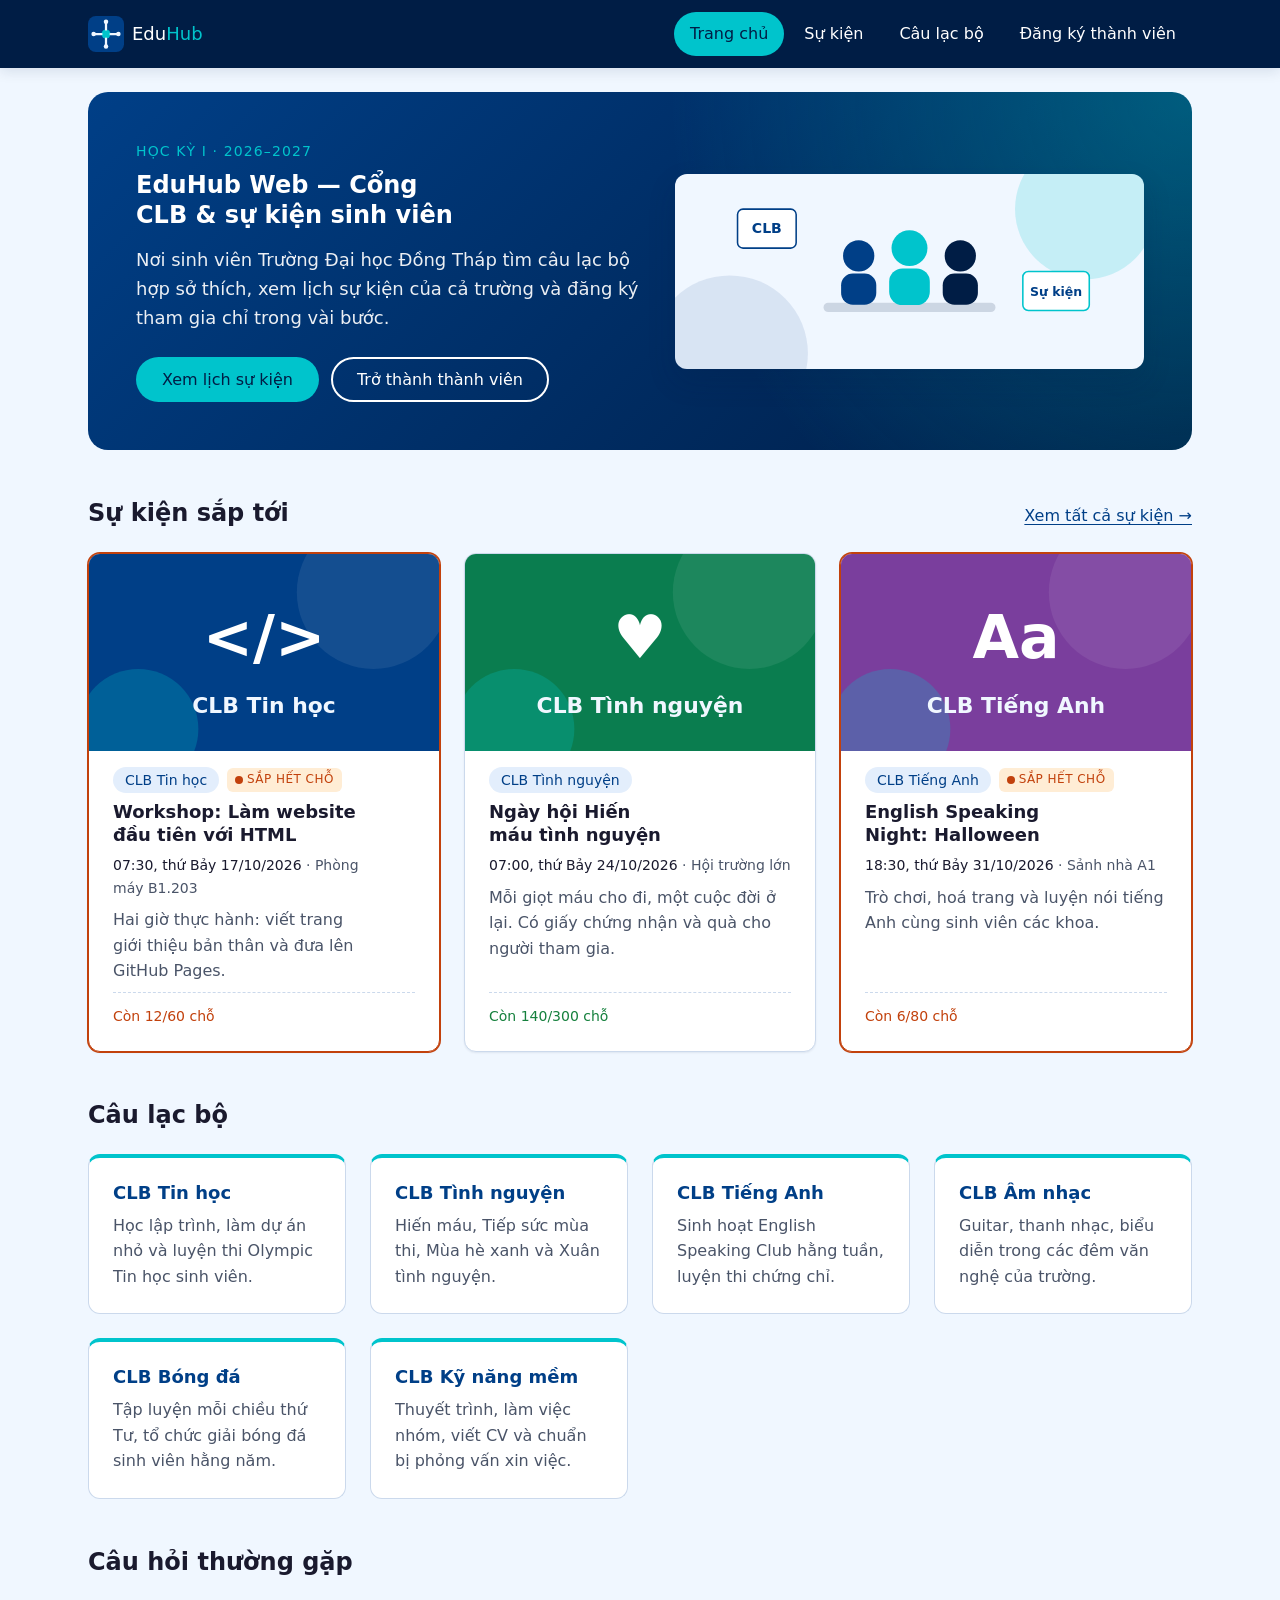
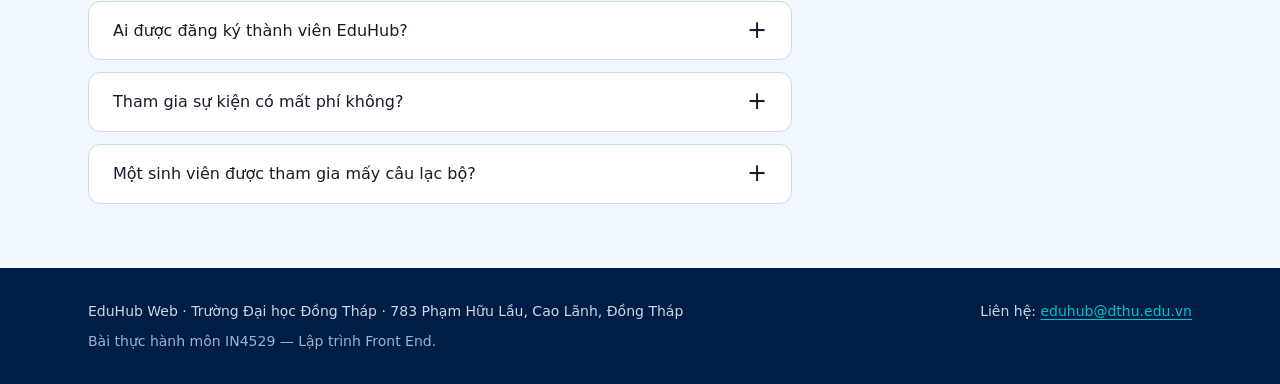
<file: BT_Chuong2/index.html>
<!DOCTYPE html>
<html lang="vi">
  <head>
    <meta charset="utf-8">
    <meta name="viewport" content="width=device-width, initial-scale=1">
    <title>EduHub Web — CLB &amp; sự kiện sinh viên ĐH Đồng Tháp</title>
    <meta name="description" content="Cổng thông tin câu lạc bộ và sự kiện dành cho sinh viên Trường Đại học Đồng Tháp: xem lịch sự kiện, tìm CLB phù hợp và đăng ký thành viên.">
    <!-- Open Graph: thay "ten-tai-khoan" bằng tên tài khoản GitHub sau khi bật GitHub Pages -->
    <meta property="og:type" content="website">
    <meta property="og:site_name" content="EduHub Web">
    <meta property="og:title" content="EduHub Web — CLB &amp; sự kiện sinh viên ĐH Đồng Tháp">
    <meta property="og:description" content="Xem lịch sự kiện, tìm câu lạc bộ phù hợp và đăng ký thành viên.">
    <meta property="og:url" content="https://ten-tai-khoan.github.io/eduhub-web/">
    <meta property="og:image" content="https://ten-tai-khoan.github.io/eduhub-web/assets/og-image.png">
    <meta property="og:locale" content="vi_VN">
    <meta name="theme-color" content="#001D45">
    <link rel="icon" href="assets/logo.svg" type="image/svg+xml">
    <!-- Ch02: một tệp CSS duy nhất, main.css tự @import các lớp còn lại -->
    <link rel="stylesheet" href="css/main.css">
  </head>
  <body>
    <a class="skip-link" href="#noi-dung">Bỏ qua, đến nội dung chính</a>

    <header class="site-header">
      <div class="container site-header__inner">
        <a class="brand" href="index.html">
          <img class="brand__logo" src="assets/logo.svg" alt="" width="48" height="48">
          <span class="brand__name">Edu<span>Hub</span></span>
        </a>
        <nav class="site-nav" aria-label="Điều hướng chính">
          <ul class="site-nav__list">
          <li><a class="site-nav__link" href="index.html" aria-current="page">Trang chủ</a></li>
          <li><a class="site-nav__link" href="events.html">Sự kiện</a></li>
          <li><a class="site-nav__link" href="index.html#cau-lac-bo">Câu lạc bộ</a></li>
          <li><a class="site-nav__link" href="register.html">Đăng ký thành viên</a></li>
          </ul>
        </nav>
      </div>
    </header>

    <main id="noi-dung">
      <section class="container hero" aria-labelledby="tieu-de-chinh">
        <div>
          <p class="hero__eyebrow">Học kỳ I · 2026–2027</p>
          <h1 id="tieu-de-chinh">EduHub Web — Cổng CLB &amp; sự kiện sinh viên</h1>
          <p class="hero__lead">
            Nơi sinh viên Trường Đại học Đồng Tháp tìm câu lạc bộ hợp sở thích,
            xem lịch sự kiện của cả trường và đăng ký tham gia chỉ trong vài bước.
          </p>
          <p class="btn-row">
            <a class="btn btn--accent" href="events.html">Xem lịch sự kiện</a>
            <a class="btn btn--ghost" href="register.html">Trở thành thành viên</a>
          </p>
        </div>
        <img class="hero__media" src="assets/hero.svg" alt="Minh hoạ ba sinh viên đứng cạnh bảng CLB và bảng Sự kiện" width="1200" height="500">
      </section>

      <section class="container section" aria-labelledby="su-kien-sap-toi">
        <div class="section__head">
          <h2 id="su-kien-sap-toi">Sự kiện sắp tới</h2>
          <a href="events.html">Xem tất cả sự kiện →</a>
        </div>
        <div class="card-grid">
        <article class="card event-card">
          <img class="card__media" src="assets/club-tin-hoc.svg" alt="Biểu tượng CLB Tin học" width="640" height="360" loading="lazy">
          <div class="card__body">
            <p class="card__meta"><span class="tag">CLB Tin học</span> <span class="badge badge--hot">Sắp hết chỗ</span></p>
            <h3 class="card__title"><a href="event-detail.html">Workshop: Làm website đầu tiên với HTML</a></h3>
            <p class="event-card__info"><time datetime="2026-10-17T07:30+07:00">07:30, thứ Bảy 17/10/2026</time> · Phòng máy B1.203</p>
            <p class="card__text">Hai giờ thực hành: viết trang giới thiệu bản thân và đưa lên GitHub Pages.</p>
            <p class="event-card__seats">Còn 12/60 chỗ</p>
          </div>
        </article>

        <article class="card event-card">
          <img class="card__media" src="assets/club-tinh-nguyen.svg" alt="Biểu tượng CLB Tình nguyện" width="640" height="360" loading="lazy">
          <div class="card__body">
            <p class="card__meta"><span class="tag">CLB Tình nguyện</span></p>
            <h3 class="card__title"><a href="events.html">Ngày hội Hiến máu tình nguyện</a></h3>
            <p class="event-card__info"><time datetime="2026-10-24T07:00+07:00">07:00, thứ Bảy 24/10/2026</time> · Hội trường lớn</p>
            <p class="card__text">Mỗi giọt máu cho đi, một cuộc đời ở lại. Có giấy chứng nhận và quà cho người tham gia.</p>
            <p class="event-card__seats">Còn 140/300 chỗ</p>
          </div>
        </article>

        <article class="card event-card">
          <img class="card__media" src="assets/club-tieng-anh.svg" alt="Biểu tượng CLB Tiếng Anh" width="640" height="360" loading="lazy">
          <div class="card__body">
            <p class="card__meta"><span class="tag">CLB Tiếng Anh</span> <span class="badge badge--hot">Sắp hết chỗ</span></p>
            <h3 class="card__title"><a href="events.html">English Speaking Night: Halloween</a></h3>
            <p class="event-card__info"><time datetime="2026-10-31T18:30+07:00">18:30, thứ Bảy 31/10/2026</time> · Sảnh nhà A1</p>
            <p class="card__text">Trò chơi, hoá trang và luyện nói tiếng Anh cùng sinh viên các khoa.</p>
            <p class="event-card__seats">Còn 6/80 chỗ</p>
          </div>
        </article>
        </div>
      </section>

      <section id="cau-lac-bo" class="container section" aria-labelledby="tieu-de-clb">
        <div class="section__head">
          <h2 id="tieu-de-clb">Câu lạc bộ</h2>
        </div>
        <ul class="card-grid">
          <li class="club-card">
            <h3>CLB Tin học</h3>
            <p>Học lập trình, làm dự án nhỏ và luyện thi Olympic Tin học sinh viên.</p>
          </li>
          <li class="club-card">
            <h3>CLB Tình nguyện</h3>
            <p>Hiến máu, Tiếp sức mùa thi, Mùa hè xanh và Xuân tình nguyện.</p>
          </li>
          <li class="club-card">
            <h3>CLB Tiếng Anh</h3>
            <p>Sinh hoạt English Speaking Club hằng tuần, luyện thi chứng chỉ.</p>
          </li>
          <li class="club-card">
            <h3>CLB Âm nhạc</h3>
            <p>Guitar, thanh nhạc, biểu diễn trong các đêm văn nghệ của trường.</p>
          </li>
          <li class="club-card">
            <h3>CLB Bóng đá</h3>
            <p>Tập luyện mỗi chiều thứ Tư, tổ chức giải bóng đá sinh viên hằng năm.</p>
          </li>
          <li class="club-card">
            <h3>CLB Kỹ năng mềm</h3>
            <p>Thuyết trình, làm việc nhóm, viết CV và chuẩn bị phỏng vấn xin việc.</p>
          </li>
        </ul>
      </section>

      <section class="container section" aria-labelledby="hoi-dap">
        <div class="section__head">
          <h2 id="hoi-dap">Câu hỏi thường gặp</h2>
        </div>
        <div class="faq">
          <details class="faq__item">
            <summary>Ai được đăng ký thành viên EduHub?</summary>
            <p>Tất cả sinh viên đang học tại Trường Đại học Đồng Tháp, chỉ cần mã số sinh viên và email.</p>
          </details>
          <details class="faq__item">
            <summary>Tham gia sự kiện có mất phí không?</summary>
            <p>Phần lớn sự kiện miễn phí. Sự kiện có phí sẽ ghi rõ ở trang chi tiết.</p>
          </details>
          <details class="faq__item">
            <summary>Một sinh viên được tham gia mấy câu lạc bộ?</summary>
            <p>Không giới hạn, nhưng nên chọn tối đa hai CLB để có thời gian sinh hoạt đều đặn.</p>
          </details>
        </div>
      </section>
    </main>

    <footer class="site-footer">
      <div class="container site-footer__inner">
        <p>EduHub Web · Trường Đại học Đồng Tháp · 783 Phạm Hữu Lầu, Cao Lãnh, Đồng Tháp</p>
        <p>Liên hệ: <a href="mailto:eduhub@dthu.edu.vn">eduhub@dthu.edu.vn</a></p>
        <p><small>Bài thực hành môn IN4529 — Lập trình Front End.</small></p>
      </div>
    </footer>
  </body>
</html>
</file>
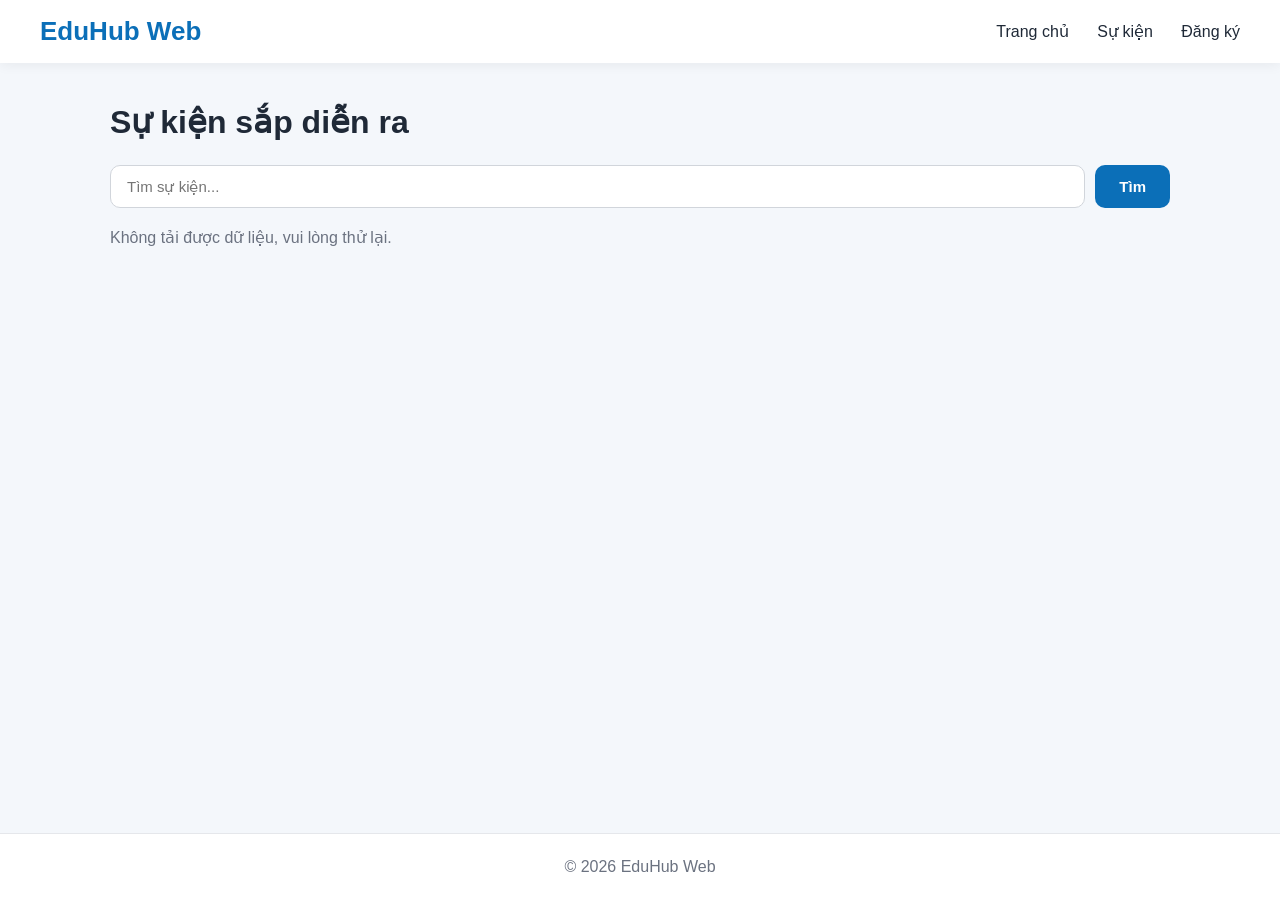
<file: practical-test-ch01-03/site/index.html>
<!DOCTYPE html>
<html lang="vi">
<head>
    <meta charset="UTF-8">
    <meta name="viewport" content="width=device-width, initial-scale=1.0">
    <meta name="description" content="Danh sách các sự kiện sắp diễn ra tại EduHub Web">
    <title>EduHub Web - Danh sách sự kiện</title>
    <link rel="stylesheet" href="css/style.css">
</head>
<body>

    <!-- Thanh đầu trang -->
    <header>
        <div class="logo">EduHub Web</div>
        <nav class="menu" aria-label="Điều hướng chính">
            <a href="#">Trang chủ</a>
            <a href="#">Sự kiện</a>
            <a href="#">Đăng ký</a>
        </nav>
    </header>

    <main>
        <h2>Sự kiện sắp diễn ra</h2>

        <!-- Tìm kiếm theo từ khóa -->
        <form id="search-form" role="search">
            <label for="keyword">Tìm sự kiện</label>
            <input id="keyword" type="search" placeholder="Tìm sự kiện..." autocomplete="off">
            <button type="submit">Tìm</button>
        </form>

        <!-- Trạng thái: đang tải / số kết quả / lỗi -->
        <p id="status" role="status" aria-live="polite"></p>

        <!-- Danh sách card, JavaScript sẽ thay nội dung khi tải xong -->
        <div id="event-list">
            <article class="event-card">
                <img alt="Workshop Git & GitHub cho tân sinh viên" src="img/event.svg">
                <a href="event-detail.html?id=1">Workshop Git & GitHub cho tân sinh viên</a>
                <time datetime="2026-09-12T08:00">12/09/2026 08:00</time>
                <p>Phòng máy A3.201</p>
                <p>Còn 12/40 chỗ</p>
            </article>

            <article class="event-card">
                <span class="badge-full">Hết chỗ</span>
                <img alt="Hackathon EduHub 24 giờ" src="img/event.svg">
                <a href="event-detail.html?id=2">Hackathon EduHub 24 giờ</a>
                <time datetime="2026-12-19T08:00">19/12/2026 08:00</time>
                <p>Phòng máy A3.205</p>
                <p>[Hết chỗ]</p>
            </article>
        </div>
    </main>

    <footer>
        <p>© 2026 EduHub Web</p>
    </footer>

    <script src="js/app.js"></script>
</body>
</html>
</file>
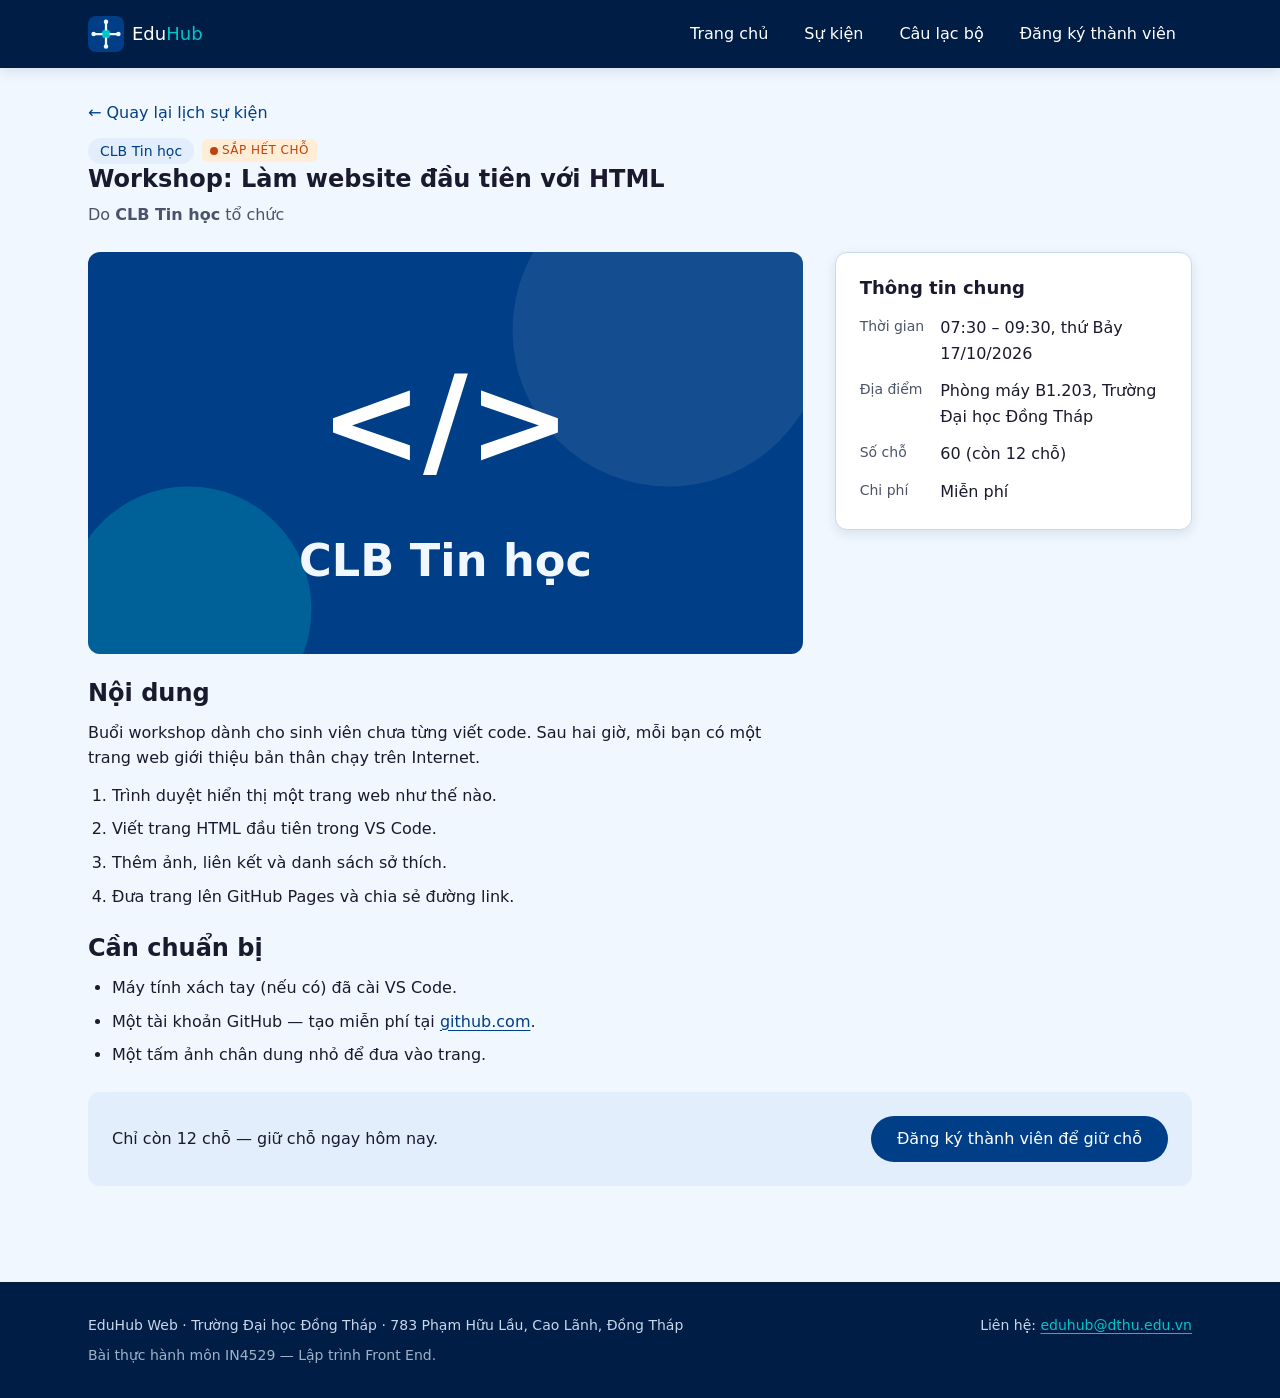
<file: BT_Chuong2/event-detail.html>
<!DOCTYPE html>
<html lang="vi">
  <head>
    <meta charset="utf-8">
    <meta name="viewport" content="width=device-width, initial-scale=1">
    <title>Workshop: Làm website đầu tiên với HTML · EduHub Web</title>
    <meta name="description" content="Workshop 2 giờ của CLB Tin học: viết trang web giới thiệu bản thân bằng HTML và đưa lên GitHub Pages. Thứ Bảy 17/10/2026, phòng máy B1.203.">
    <!-- Open Graph: thay "ten-tai-khoan" bằng tên tài khoản GitHub sau khi bật GitHub Pages -->
    <meta property="og:type" content="website">
    <meta property="og:site_name" content="EduHub Web">
    <meta property="og:title" content="Workshop: Làm website đầu tiên với HTML · EduHub Web">
    <meta property="og:description" content="Workshop 2 giờ của CLB Tin học: viết trang web giới thiệu bản thân bằng HTML và đưa lên GitHub Pages. Thứ Bảy 17/10/2026, phòng máy B1.203.">
    <meta property="og:url" content="https://ten-tai-khoan.github.io/eduhub-web/event-detail.html">
    <meta property="og:image" content="https://ten-tai-khoan.github.io/eduhub-web/assets/og-image.png">
    <meta property="og:locale" content="vi_VN">
    <meta name="theme-color" content="#001D45">
    <link rel="icon" href="assets/logo.svg" type="image/svg+xml">
    <!-- Ch02: một tệp CSS duy nhất, main.css tự @import các lớp còn lại -->
    <link rel="stylesheet" href="css/main.css">
  </head>
  <body>
    <a class="skip-link" href="#noi-dung">Bỏ qua, đến nội dung chính</a>

    <header class="site-header">
      <div class="container site-header__inner">
        <a class="brand" href="index.html">
          <img class="brand__logo" src="assets/logo.svg" alt="" width="48" height="48">
          <span class="brand__name">Edu<span>Hub</span></span>
        </a>
        <nav class="site-nav" aria-label="Điều hướng chính">
          <ul class="site-nav__list">
          <li><a class="site-nav__link" href="index.html">Trang chủ</a></li>
          <li><a class="site-nav__link" href="events.html">Sự kiện</a></li>
          <li><a class="site-nav__link" href="index.html#cau-lac-bo">Câu lạc bộ</a></li>
          <li><a class="site-nav__link" href="register.html">Đăng ký thành viên</a></li>
          </ul>
        </nav>
      </div>
    </header>

    <main id="noi-dung" class="container page">
      <article class="detail">
        <header class="detail__head">
          <a class="back-link" href="events.html">← Quay lại lịch sự kiện</a>
          <p class="card__meta"><span class="tag">CLB Tin học</span> <span class="badge badge--hot">Sắp hết chỗ</span></p>
          <h1>Workshop: Làm website đầu tiên với HTML</h1>
          <p class="detail__organizer">Do <strong>CLB Tin học</strong> tổ chức</p>
        </header>

        <img class="detail__media" src="assets/club-tin-hoc.svg" alt="Biểu tượng CLB Tin học: dấu thẻ HTML trên nền xanh" width="640" height="360">

        <section class="detail__info info-card" aria-labelledby="thong-tin">
          <h2 id="thong-tin">Thông tin chung</h2>
          <dl>
            <dt>Thời gian</dt>
            <dd><time datetime="2026-10-17T07:30+07:00">07:30 – 09:30, thứ Bảy 17/10/2026</time></dd>
            <dt>Địa điểm</dt>
            <dd>Phòng máy B1.203, Trường Đại học Đồng Tháp</dd>
            <dt>Số chỗ</dt>
            <dd>60 (còn 12 chỗ)</dd>
            <dt>Chi phí</dt>
            <dd>Miễn phí</dd>
          </dl>
        </section>

        <section class="detail__content prose" aria-labelledby="noi-dung-workshop">
          <h2 id="noi-dung-workshop">Nội dung</h2>
          <p>
            Buổi workshop dành cho sinh viên chưa từng viết code. Sau hai giờ, mỗi bạn có
            một trang web giới thiệu bản thân chạy trên Internet.
          </p>
          <ol>
            <li>Trình duyệt hiển thị một trang web như thế nào.</li>
            <li>Viết trang HTML đầu tiên trong VS Code.</li>
            <li>Thêm ảnh, liên kết và danh sách sở thích.</li>
            <li>Đưa trang lên GitHub Pages và chia sẻ đường link.</li>
          </ol>
        </section>

        <section class="detail__prep prose" aria-labelledby="chuan-bi">
          <h2 id="chuan-bi">Cần chuẩn bị</h2>
          <ul>
            <li>Máy tính xách tay (nếu có) đã cài VS Code.</li>
            <li>Một tài khoản GitHub — tạo miễn phí tại <a href="https://github.com/signup">github.com</a>.</li>
            <li>Một tấm ảnh chân dung nhỏ để đưa vào trang.</li>
          </ul>
        </section>

        <footer class="detail__foot cta">
          <p>Chỉ còn 12 chỗ — giữ chỗ ngay hôm nay.</p>
          <a class="btn btn--primary" href="register.html">Đăng ký thành viên để giữ chỗ</a>
        </footer>
      </article>
    </main>

    <footer class="site-footer">
      <div class="container site-footer__inner">
        <p>EduHub Web · Trường Đại học Đồng Tháp · 783 Phạm Hữu Lầu, Cao Lãnh, Đồng Tháp</p>
        <p>Liên hệ: <a href="mailto:eduhub@dthu.edu.vn">eduhub@dthu.edu.vn</a></p>
        <p><small>Bài thực hành môn IN4529 — Lập trình Front End.</small></p>
      </div>
    </footer>
  </body>
</html>
</file>
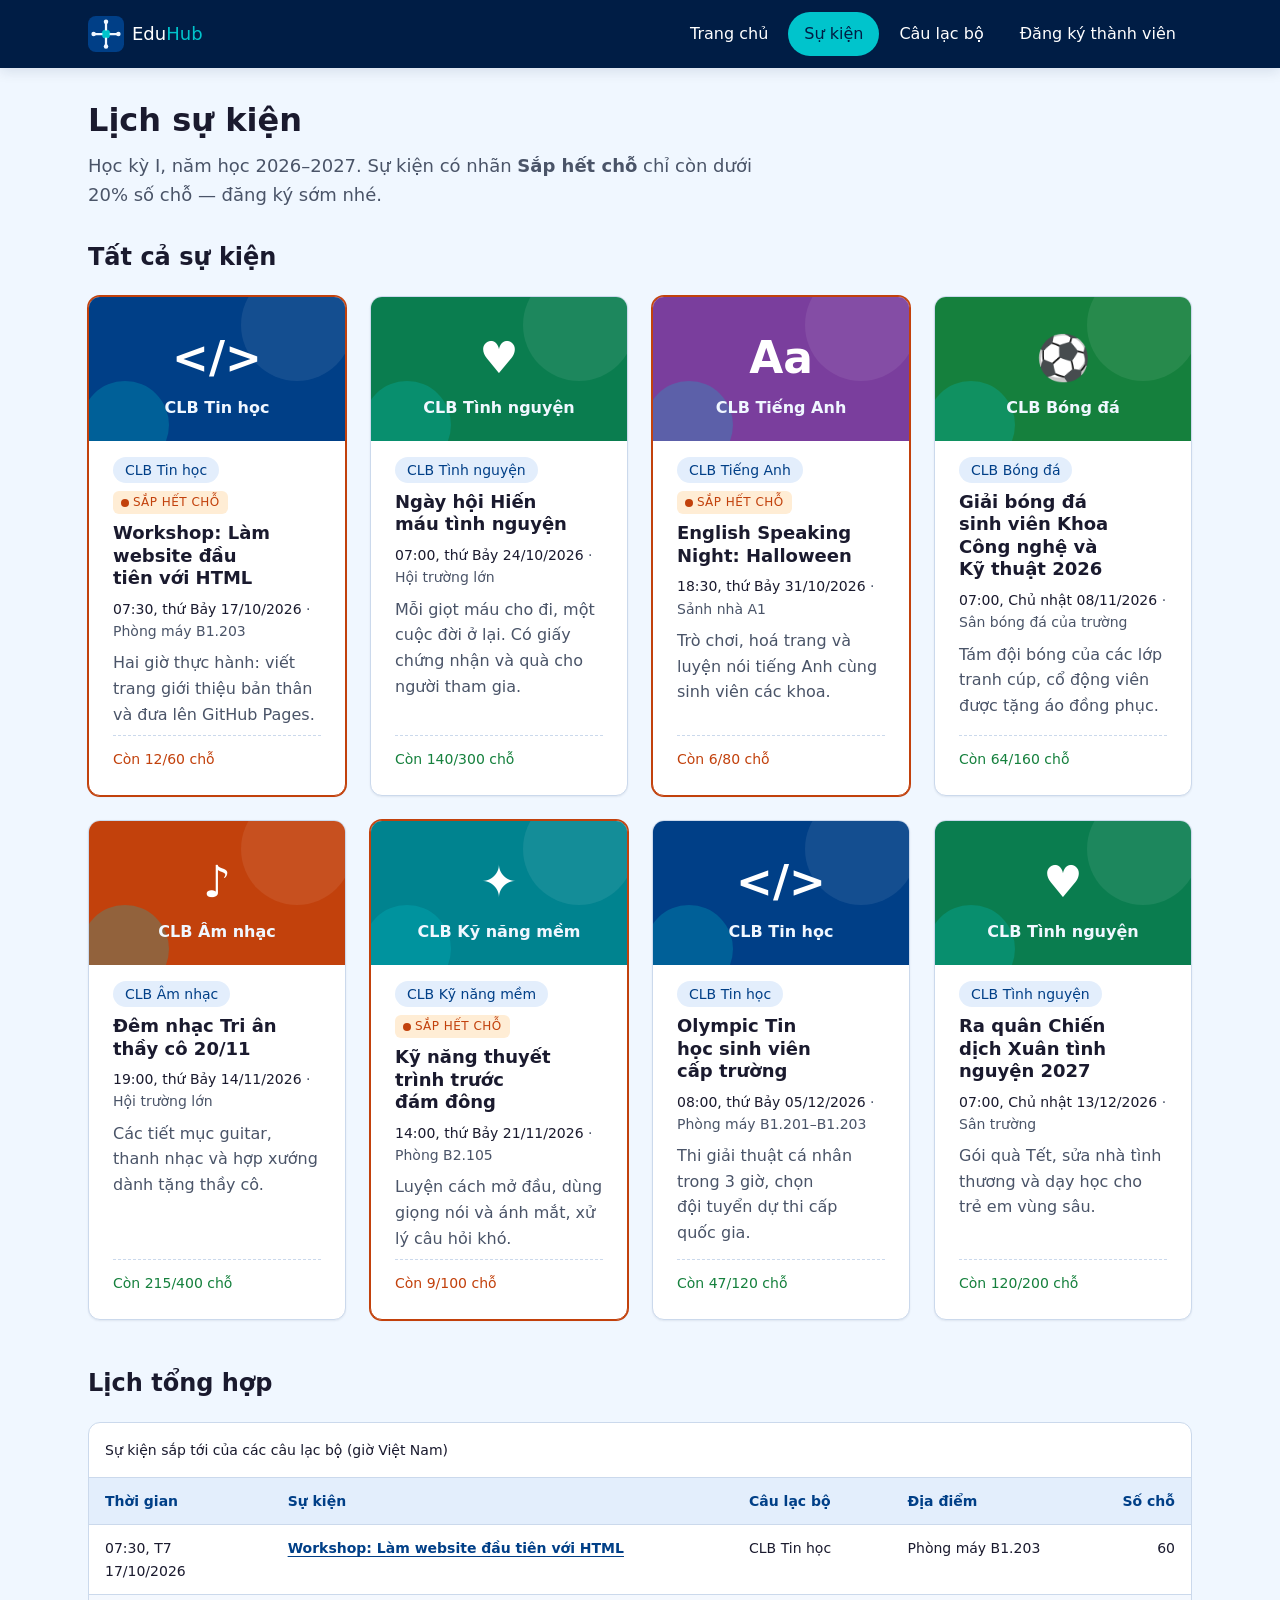
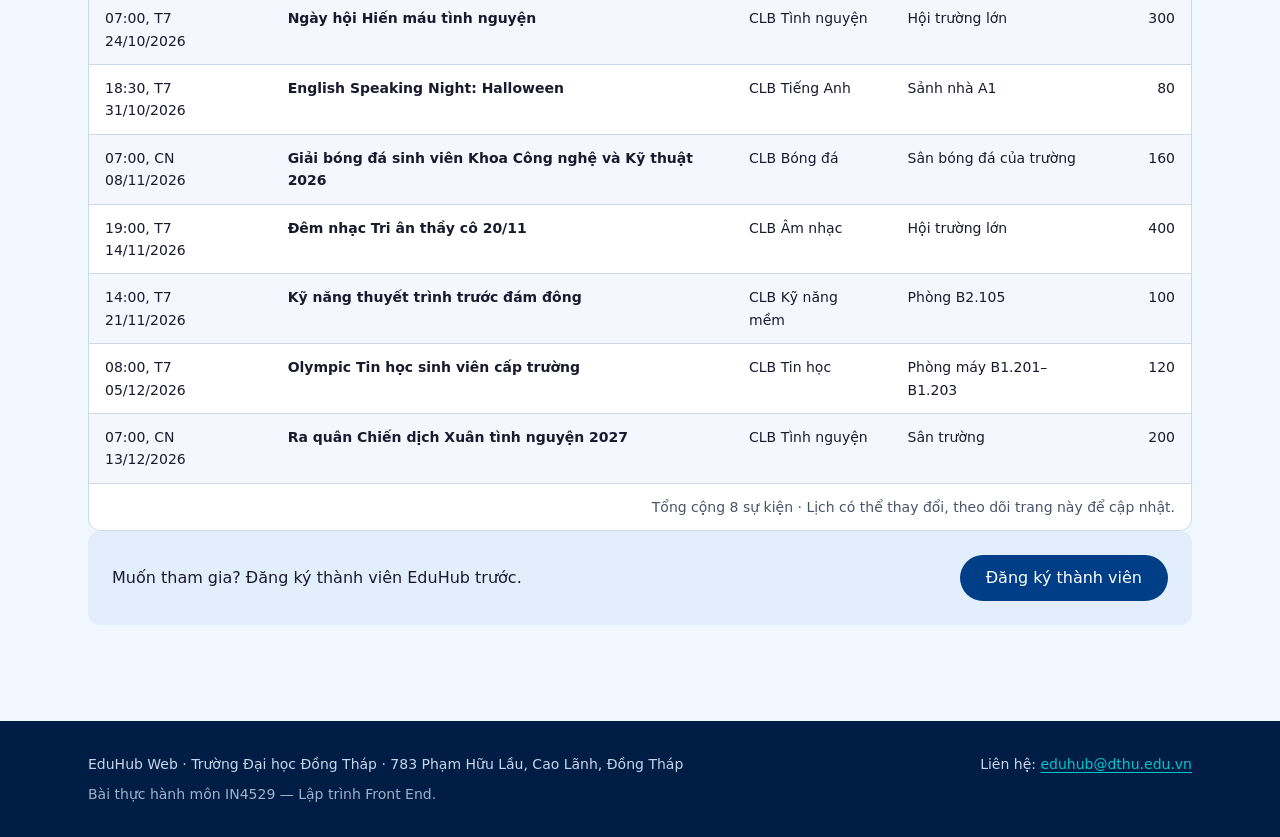
<file: BT_Chuong2/events.html>
<!DOCTYPE html>
<html lang="vi">
  <head>
    <meta charset="utf-8">
    <meta name="viewport" content="width=device-width, initial-scale=1">
    <title>Lịch sự kiện · EduHub Web</title>
    <meta name="description" content="Lịch các sự kiện sắp tới của câu lạc bộ sinh viên Trường Đại học Đồng Tháp, học kỳ I năm học 2026–2027.">
    <!-- Open Graph: thay "ten-tai-khoan" bằng tên tài khoản GitHub sau khi bật GitHub Pages -->
    <meta property="og:type" content="website">
    <meta property="og:site_name" content="EduHub Web">
    <meta property="og:title" content="Lịch sự kiện · EduHub Web">
    <meta property="og:description" content="Lịch các sự kiện sắp tới của câu lạc bộ sinh viên Trường Đại học Đồng Tháp, học kỳ I năm học 2026–2027.">
    <meta property="og:url" content="https://ten-tai-khoan.github.io/eduhub-web/events.html">
    <meta property="og:image" content="https://ten-tai-khoan.github.io/eduhub-web/assets/og-image.png">
    <meta property="og:locale" content="vi_VN">
    <meta name="theme-color" content="#001D45">
    <link rel="icon" href="assets/logo.svg" type="image/svg+xml">
    <!-- Ch02: một tệp CSS duy nhất, main.css tự @import các lớp còn lại -->
    <link rel="stylesheet" href="css/main.css">
  </head>
  <body>
    <a class="skip-link" href="#noi-dung">Bỏ qua, đến nội dung chính</a>

    <header class="site-header">
      <div class="container site-header__inner">
        <a class="brand" href="index.html">
          <img class="brand__logo" src="assets/logo.svg" alt="" width="48" height="48">
          <span class="brand__name">Edu<span>Hub</span></span>
        </a>
        <nav class="site-nav" aria-label="Điều hướng chính">
          <ul class="site-nav__list">
          <li><a class="site-nav__link" href="index.html">Trang chủ</a></li>
          <li><a class="site-nav__link" href="events.html" aria-current="page">Sự kiện</a></li>
          <li><a class="site-nav__link" href="index.html#cau-lac-bo">Câu lạc bộ</a></li>
          <li><a class="site-nav__link" href="register.html">Đăng ký thành viên</a></li>
          </ul>
        </nav>
      </div>
    </header>

    <main id="noi-dung" class="container page">
      <h1>Lịch sự kiện</h1>
      <p class="page__intro">Học kỳ I, năm học 2026–2027. Sự kiện có nhãn <strong>Sắp hết chỗ</strong> chỉ còn dưới 20% số chỗ — đăng ký sớm nhé.</p>

      <section aria-labelledby="danh-sach">
        <h2 id="danh-sach" class="section__head">Tất cả sự kiện</h2>
        <!-- Ch03 sẽ thay các card tĩnh này bằng dữ liệu từ GET /api/events -->
        <div class="card-grid">
        <article class="card event-card">
          <img class="card__media" src="assets/club-tin-hoc.svg" alt="Biểu tượng CLB Tin học" width="640" height="360" loading="lazy">
          <div class="card__body">
            <p class="card__meta"><span class="tag">CLB Tin học</span> <span class="badge badge--hot">Sắp hết chỗ</span></p>
            <h3 class="card__title"><a href="event-detail.html">Workshop: Làm website đầu tiên với HTML</a></h3>
            <p class="event-card__info"><time datetime="2026-10-17T07:30+07:00">07:30, thứ Bảy 17/10/2026</time> · Phòng máy B1.203</p>
            <p class="card__text">Hai giờ thực hành: viết trang giới thiệu bản thân và đưa lên GitHub Pages.</p>
            <p class="event-card__seats">Còn 12/60 chỗ</p>
          </div>
        </article>

        <article class="card event-card">
          <img class="card__media" src="assets/club-tinh-nguyen.svg" alt="Biểu tượng CLB Tình nguyện" width="640" height="360" loading="lazy">
          <div class="card__body">
            <p class="card__meta"><span class="tag">CLB Tình nguyện</span></p>
            <h3 class="card__title"><a href="events.html">Ngày hội Hiến máu tình nguyện</a></h3>
            <p class="event-card__info"><time datetime="2026-10-24T07:00+07:00">07:00, thứ Bảy 24/10/2026</time> · Hội trường lớn</p>
            <p class="card__text">Mỗi giọt máu cho đi, một cuộc đời ở lại. Có giấy chứng nhận và quà cho người tham gia.</p>
            <p class="event-card__seats">Còn 140/300 chỗ</p>
          </div>
        </article>

        <article class="card event-card">
          <img class="card__media" src="assets/club-tieng-anh.svg" alt="Biểu tượng CLB Tiếng Anh" width="640" height="360" loading="lazy">
          <div class="card__body">
            <p class="card__meta"><span class="tag">CLB Tiếng Anh</span> <span class="badge badge--hot">Sắp hết chỗ</span></p>
            <h3 class="card__title"><a href="events.html">English Speaking Night: Halloween</a></h3>
            <p class="event-card__info"><time datetime="2026-10-31T18:30+07:00">18:30, thứ Bảy 31/10/2026</time> · Sảnh nhà A1</p>
            <p class="card__text">Trò chơi, hoá trang và luyện nói tiếng Anh cùng sinh viên các khoa.</p>
            <p class="event-card__seats">Còn 6/80 chỗ</p>
          </div>
        </article>

        <article class="card event-card">
          <img class="card__media" src="assets/club-bong-da.svg" alt="Biểu tượng CLB Bóng đá" width="640" height="360" loading="lazy">
          <div class="card__body">
            <p class="card__meta"><span class="tag">CLB Bóng đá</span></p>
            <h3 class="card__title"><a href="events.html">Giải bóng đá sinh viên Khoa Công nghệ và Kỹ thuật 2026</a></h3>
            <p class="event-card__info"><time datetime="2026-11-08T07:00+07:00">07:00, Chủ nhật 08/11/2026</time> · Sân bóng đá của trường</p>
            <p class="card__text">Tám đội bóng của các lớp tranh cúp, cổ động viên được tặng áo đồng phục.</p>
            <p class="event-card__seats">Còn 64/160 chỗ</p>
          </div>
        </article>

        <article class="card event-card">
          <img class="card__media" src="assets/club-am-nhac.svg" alt="Biểu tượng CLB Âm nhạc" width="640" height="360" loading="lazy">
          <div class="card__body">
            <p class="card__meta"><span class="tag">CLB Âm nhạc</span></p>
            <h3 class="card__title"><a href="events.html">Đêm nhạc Tri ân thầy cô 20/11</a></h3>
            <p class="event-card__info"><time datetime="2026-11-14T19:00+07:00">19:00, thứ Bảy 14/11/2026</time> · Hội trường lớn</p>
            <p class="card__text">Các tiết mục guitar, thanh nhạc và hợp xướng dành tặng thầy cô.</p>
            <p class="event-card__seats">Còn 215/400 chỗ</p>
          </div>
        </article>

        <article class="card event-card">
          <img class="card__media" src="assets/club-ky-nang-mem.svg" alt="Biểu tượng CLB Kỹ năng mềm" width="640" height="360" loading="lazy">
          <div class="card__body">
            <p class="card__meta"><span class="tag">CLB Kỹ năng mềm</span> <span class="badge badge--hot">Sắp hết chỗ</span></p>
            <h3 class="card__title"><a href="events.html">Kỹ năng thuyết trình trước đám đông</a></h3>
            <p class="event-card__info"><time datetime="2026-11-21T14:00+07:00">14:00, thứ Bảy 21/11/2026</time> · Phòng B2.105</p>
            <p class="card__text">Luyện cách mở đầu, dùng giọng nói và ánh mắt, xử lý câu hỏi khó.</p>
            <p class="event-card__seats">Còn 9/100 chỗ</p>
          </div>
        </article>

        <article class="card event-card">
          <img class="card__media" src="assets/club-tin-hoc.svg" alt="Biểu tượng CLB Tin học" width="640" height="360" loading="lazy">
          <div class="card__body">
            <p class="card__meta"><span class="tag">CLB Tin học</span></p>
            <h3 class="card__title"><a href="events.html">Olympic Tin học sinh viên cấp trường</a></h3>
            <p class="event-card__info"><time datetime="2026-12-05T08:00+07:00">08:00, thứ Bảy 05/12/2026</time> · Phòng máy B1.201–B1.203</p>
            <p class="card__text">Thi giải thuật cá nhân trong 3 giờ, chọn đội tuyển dự thi cấp quốc gia.</p>
            <p class="event-card__seats">Còn 47/120 chỗ</p>
          </div>
        </article>

        <article class="card event-card">
          <img class="card__media" src="assets/club-tinh-nguyen.svg" alt="Biểu tượng CLB Tình nguyện" width="640" height="360" loading="lazy">
          <div class="card__body">
            <p class="card__meta"><span class="tag">CLB Tình nguyện</span></p>
            <h3 class="card__title"><a href="events.html">Ra quân Chiến dịch Xuân tình nguyện 2027</a></h3>
            <p class="event-card__info"><time datetime="2026-12-13T07:00+07:00">07:00, Chủ nhật 13/12/2026</time> · Sân trường</p>
            <p class="card__text">Gói quà Tết, sửa nhà tình thương và dạy học cho trẻ em vùng sâu.</p>
            <p class="event-card__seats">Còn 120/200 chỗ</p>
          </div>
        </article>
        </div>
      </section>

      <section class="section" aria-labelledby="lich-tong-hop">
        <h2 id="lich-tong-hop" class="section__head">Lịch tổng hợp</h2>
        <!-- Bảng rộng hơn màn hình điện thoại: chỉ khung này cuộn ngang, cả trang thì không -->
        <div class="table-wrap" tabindex="0">
          <table class="table">
            <caption>Sự kiện sắp tới của các câu lạc bộ (giờ Việt Nam)</caption>
            <thead>
              <tr>
                <th scope="col">Thời gian</th>
                <th scope="col">Sự kiện</th>
                <th scope="col">Câu lạc bộ</th>
                <th scope="col">Địa điểm</th>
                <th scope="col">Số chỗ</th>
              </tr>
            </thead>
            <tbody>
              <tr>
                <td><time datetime="2026-10-17T07:30+07:00">07:30, T7 17/10/2026</time></td>
                <th scope="row"><a href="event-detail.html">Workshop: Làm website đầu tiên với HTML</a></th>
                <td>CLB Tin học</td>
                <td>Phòng máy B1.203</td>
                <td>60</td>
              </tr>
              <tr>
                <td><time datetime="2026-10-24T07:00+07:00">07:00, T7 24/10/2026</time></td>
                <th scope="row">Ngày hội Hiến máu tình nguyện</th>
                <td>CLB Tình nguyện</td>
                <td>Hội trường lớn</td>
                <td>300</td>
              </tr>
              <tr>
                <td><time datetime="2026-10-31T18:30+07:00">18:30, T7 31/10/2026</time></td>
                <th scope="row">English Speaking Night: Halloween</th>
                <td>CLB Tiếng Anh</td>
                <td>Sảnh nhà A1</td>
                <td>80</td>
              </tr>
              <tr>
                <td><time datetime="2026-11-08T07:00+07:00">07:00, CN 08/11/2026</time></td>
                <th scope="row">Giải bóng đá sinh viên Khoa Công nghệ và Kỹ thuật 2026</th>
                <td>CLB Bóng đá</td>
                <td>Sân bóng đá của trường</td>
                <td>160</td>
              </tr>
              <tr>
                <td><time datetime="2026-11-14T19:00+07:00">19:00, T7 14/11/2026</time></td>
                <th scope="row">Đêm nhạc Tri ân thầy cô 20/11</th>
                <td>CLB Âm nhạc</td>
                <td>Hội trường lớn</td>
                <td>400</td>
              </tr>
              <tr>
                <td><time datetime="2026-11-21T14:00+07:00">14:00, T7 21/11/2026</time></td>
                <th scope="row">Kỹ năng thuyết trình trước đám đông</th>
                <td>CLB Kỹ năng mềm</td>
                <td>Phòng B2.105</td>
                <td>100</td>
              </tr>
              <tr>
                <td><time datetime="2026-12-05T08:00+07:00">08:00, T7 05/12/2026</time></td>
                <th scope="row">Olympic Tin học sinh viên cấp trường</th>
                <td>CLB Tin học</td>
                <td>Phòng máy B1.201–B1.203</td>
                <td>120</td>
              </tr>
              <tr>
                <td><time datetime="2026-12-13T07:00+07:00">07:00, CN 13/12/2026</time></td>
                <th scope="row">Ra quân Chiến dịch Xuân tình nguyện 2027</th>
                <td>CLB Tình nguyện</td>
                <td>Sân trường</td>
                <td>200</td>
              </tr>
            </tbody>
            <tfoot>
              <tr>
                <td colspan="5">Tổng cộng 8 sự kiện · Lịch có thể thay đổi, theo dõi trang này để cập nhật.</td>
              </tr>
            </tfoot>
          </table>
        </div>
      </section>

      <p class="cta section">
        <span>Muốn tham gia? Đăng ký thành viên EduHub trước.</span>
        <a class="btn btn--primary" href="register.html">Đăng ký thành viên</a>
      </p>
    </main>

    <footer class="site-footer">
      <div class="container site-footer__inner">
        <p>EduHub Web · Trường Đại học Đồng Tháp · 783 Phạm Hữu Lầu, Cao Lãnh, Đồng Tháp</p>
        <p>Liên hệ: <a href="mailto:eduhub@dthu.edu.vn">eduhub@dthu.edu.vn</a></p>
        <p><small>Bài thực hành môn IN4529 — Lập trình Front End.</small></p>
      </div>
    </footer>
  </body>
</html>
</file>
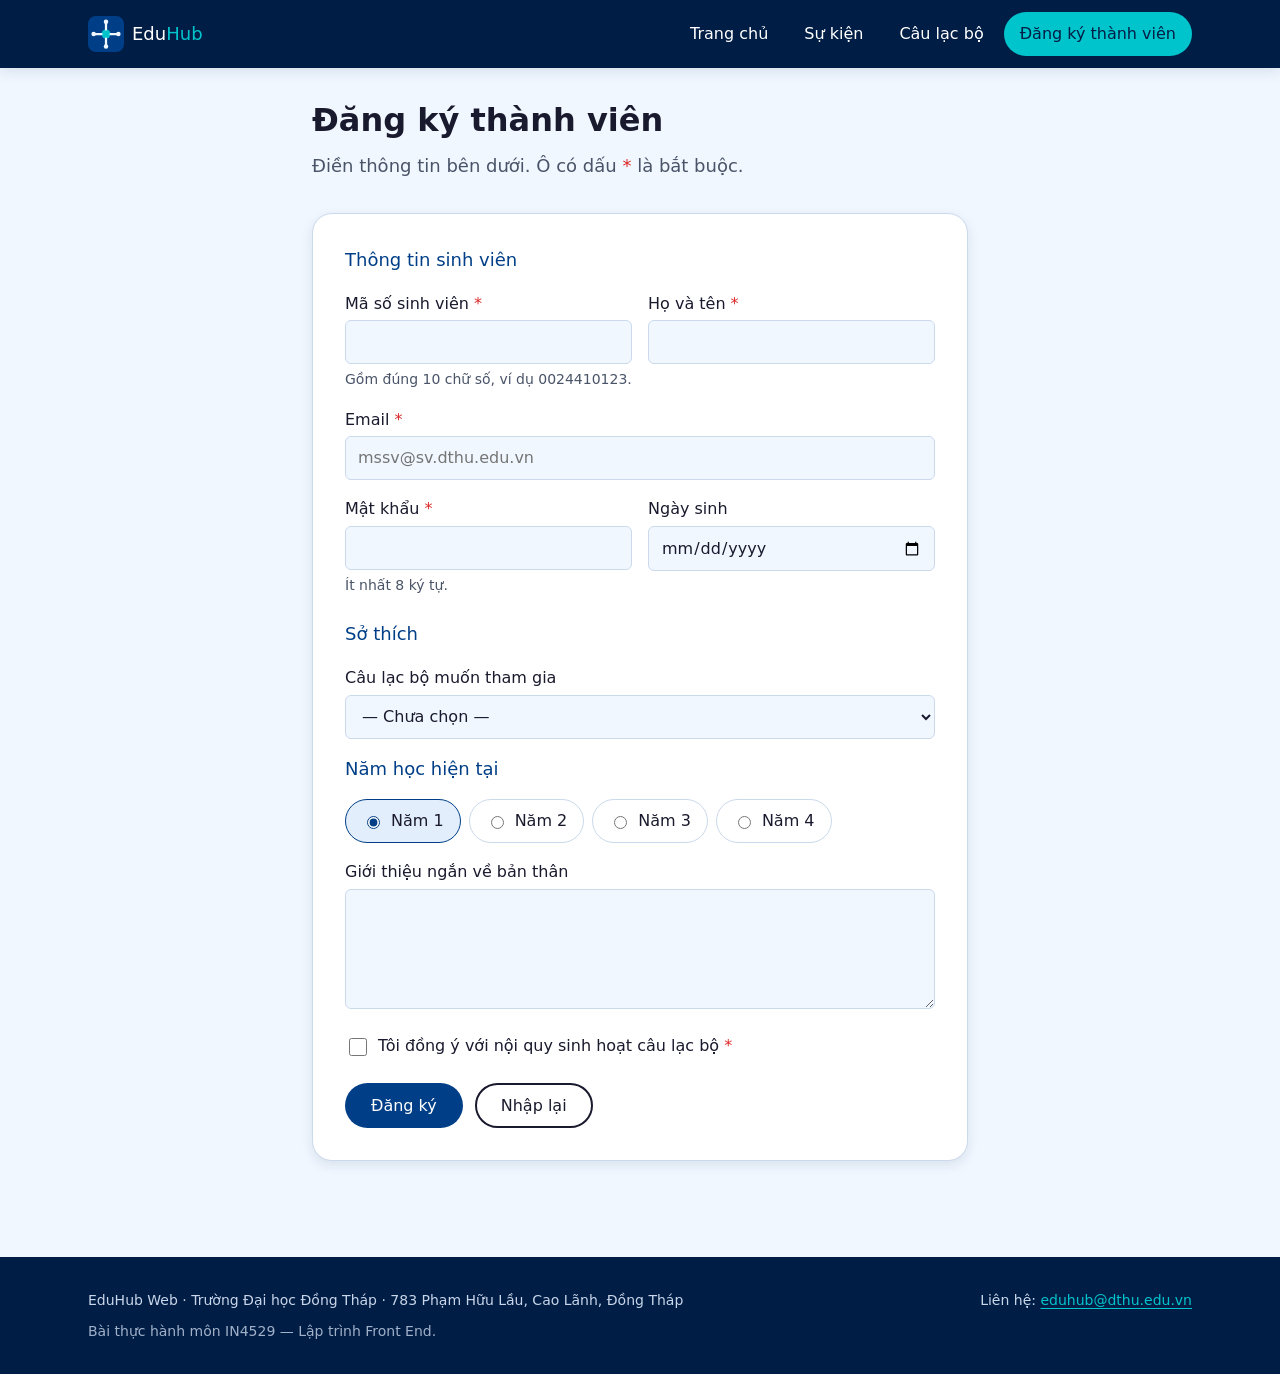
<file: BT_Chuong2/register.html>
<!DOCTYPE html>
<html lang="vi">
  <head>
    <meta charset="utf-8">
    <meta name="viewport" content="width=device-width, initial-scale=1">
    <title>Đăng ký thành viên · EduHub Web</title>
    <meta name="description" content="Đăng ký tài khoản thành viên EduHub Web dành cho sinh viên Trường Đại học Đồng Tháp.">
    <!-- Open Graph: thay "ten-tai-khoan" bằng tên tài khoản GitHub sau khi bật GitHub Pages -->
    <meta property="og:type" content="website">
    <meta property="og:site_name" content="EduHub Web">
    <meta property="og:title" content="Đăng ký thành viên · EduHub Web">
    <meta property="og:description" content="Đăng ký tài khoản thành viên EduHub Web dành cho sinh viên Trường Đại học Đồng Tháp.">
    <meta property="og:url" content="https://ten-tai-khoan.github.io/eduhub-web/register.html">
    <meta property="og:image" content="https://ten-tai-khoan.github.io/eduhub-web/assets/og-image.png">
    <meta property="og:locale" content="vi_VN">
    <meta name="theme-color" content="#001D45">
    <link rel="icon" href="assets/logo.svg" type="image/svg+xml">
    <!-- Ch02: một tệp CSS duy nhất, main.css tự @import các lớp còn lại -->
    <link rel="stylesheet" href="css/main.css">
  </head>
  <body>
    <a class="skip-link" href="#noi-dung">Bỏ qua, đến nội dung chính</a>

    <header class="site-header">
      <div class="container site-header__inner">
        <a class="brand" href="index.html">
          <img class="brand__logo" src="assets/logo.svg" alt="" width="48" height="48">
          <span class="brand__name">Edu<span>Hub</span></span>
        </a>
        <nav class="site-nav" aria-label="Điều hướng chính">
          <ul class="site-nav__list">
          <li><a class="site-nav__link" href="index.html">Trang chủ</a></li>
          <li><a class="site-nav__link" href="events.html">Sự kiện</a></li>
          <li><a class="site-nav__link" href="index.html#cau-lac-bo">Câu lạc bộ</a></li>
          <li><a class="site-nav__link" href="register.html" aria-current="page">Đăng ký thành viên</a></li>
          </ul>
        </nav>
      </div>
    </header>

    <main id="noi-dung" class="container page page--narrow">
      <h1>Đăng ký thành viên</h1>
      <p class="page__intro">Điền thông tin bên dưới. Ô có dấu <abbr title="bắt buộc">*</abbr> là bắt buộc.</p>

      <!-- Chưa có server: form gửi bằng GET để thấy dữ liệu trên thanh địa chỉ. Ch03 sẽ gửi tới API. -->
      <form class="form" action="register.html" method="get">
        <fieldset>
          <legend>Thông tin sinh viên</legend>

          <div class="form__grid">
            <p class="field">
              <label for="student-id">Mã số sinh viên <abbr title="bắt buộc">*</abbr></label>
              <input id="student-id" name="studentId" type="text" inputmode="numeric"
                     required pattern="[0-9]{10}" maxlength="10"
                     aria-describedby="student-id-hint" autocomplete="off">
              <small id="student-id-hint">Gồm đúng 10 chữ số, ví dụ 0024410123.</small>
            </p>

            <p class="field">
              <label for="full-name">Họ và tên <abbr title="bắt buộc">*</abbr></label>
              <input id="full-name" name="name" type="text" required minlength="2" maxlength="100" autocomplete="name">
            </p>

            <p class="field field--full">
              <label for="email">Email <abbr title="bắt buộc">*</abbr></label>
              <input id="email" name="email" type="email" required autocomplete="email"
                     placeholder="mssv@sv.dthu.edu.vn">
            </p>

            <p class="field">
              <label for="password">Mật khẩu <abbr title="bắt buộc">*</abbr></label>
              <input id="password" name="password" type="password" required minlength="8"
                     autocomplete="new-password" aria-describedby="password-hint">
              <small id="password-hint">Ít nhất 8 ký tự.</small>
            </p>

            <p class="field">
              <label for="birth-date">Ngày sinh</label>
              <input id="birth-date" name="birthDate" type="date" min="1980-01-01" max="2010-12-31">
            </p>
          </div>
        </fieldset>

        <fieldset>
          <legend>Sở thích</legend>

          <p class="field">
            <label for="club">Câu lạc bộ muốn tham gia</label>
            <select id="club" name="club">
              <option value="">— Chưa chọn —</option>
              <option value="Tin học">CLB Tin học</option>
              <option value="Tình nguyện">CLB Tình nguyện</option>
              <option value="Tiếng Anh">CLB Tiếng Anh</option>
              <option value="Âm nhạc">CLB Âm nhạc</option>
              <option value="Bóng đá">CLB Bóng đá</option>
              <option value="Kỹ năng mềm">CLB Kỹ năng mềm</option>
            </select>
          </p>

          <fieldset class="choice-group">
            <legend>Năm học hiện tại</legend>
            <div class="choice-group__options">
              <label class="choice"><input id="year-1" name="year" type="radio" value="1" checked> Năm 1</label>
              <label class="choice"><input id="year-2" name="year" type="radio" value="2"> Năm 2</label>
              <label class="choice"><input id="year-3" name="year" type="radio" value="3"> Năm 3</label>
              <label class="choice"><input id="year-4" name="year" type="radio" value="4"> Năm 4</label>
            </div>
          </fieldset>

          <p class="field">
            <label for="intro">Giới thiệu ngắn về bản thân</label>
            <textarea id="intro" name="intro" rows="4" maxlength="500"></textarea>
          </p>
        </fieldset>

        <p class="field--check">
          <input id="agree" name="agree" type="checkbox" required>
          <label for="agree">Tôi đồng ý với nội quy sinh hoạt câu lạc bộ <abbr title="bắt buộc">*</abbr></label>
        </p>

        <p class="btn-row">
          <button class="btn btn--primary" type="submit">Đăng ký</button>
          <button class="btn btn--ghost" type="reset">Nhập lại</button>
        </p>
      </form>
    </main>

    <footer class="site-footer">
      <div class="container site-footer__inner">
        <p>EduHub Web · Trường Đại học Đồng Tháp · 783 Phạm Hữu Lầu, Cao Lãnh, Đồng Tháp</p>
        <p>Liên hệ: <a href="mailto:eduhub@dthu.edu.vn">eduhub@dthu.edu.vn</a></p>
        <p><small>Bài thực hành môn IN4529 — Lập trình Front End.</small></p>
      </div>
    </footer>
  </body>
</html>
</file>
<file: BT_Chuong2/css/main.css>
/* ==========================================================================
   main.css — tệp duy nhất mà HTML liên kết tới (đã có sẵn <link> trong 4 trang)
   ========================================================================== */

/* TODO(ch2-T2): Khai báo thứ tự lớp cascade, lớp viết SAU sẽ thắng lớp viết TRƯỚC:
     @layer tokens, base, layout, components;
   Sau đó @import 4 tệp vào đúng lớp của nó, ví dụ:
     @import url("tokens.css") layer(tokens);
   Lưu ý: @import phải đứng đầu tệp, chỉ dòng @layer được đứng trước. */
@layer tokens, base, layout, components;

@import url("tokens.css") layer(tokens);
@import url("base.css") layer(base);
@import url("layout.css") layer(layout);
@import url("components.css") layer(components);
</file>
<file: practical-test-ch01-03/site/css/style.css>
:root {
    --primary: #0b6fb8;
    --primary-dark: #095a96;
    --bg: #f4f7fb;
    --text: #1f2937;
    --muted: #6b7280;
    --success: #16a34a;
    --danger: #dc2626;
}

* {
    box-sizing: border-box;
}

body {
    margin: 0;
    min-height: 100vh;
    display: flex;
    flex-direction: column;
    font-family: "Be Vietnam Pro", "Segoe UI", Tahoma, sans-serif;
    color: var(--text);
    background: var(--bg);
}

/* ===== Header ===== */
header {
    position: sticky;
    top: 0;
    z-index: 10;
    display: flex;
    justify-content: space-between;
    align-items: center;
    padding: 16px 40px;
    background: #fff;
    box-shadow: 0 2px 12px rgba(0, 0, 0, .06);
}

    header .logo {
        font-size: 26px;
        font-weight: 800;
        color: var(--primary);
    }

.menu a {
    margin-left: 24px;
    padding-bottom: 4px;
    color: var(--text);
    text-decoration: none;
    font-weight: 500;
    border-bottom: 2px solid transparent;
    transition: .2s;
}

    .menu a:hover {
        color: var(--primary);
        border-color: var(--primary);
    }

/* ===== Nội dung ===== */
main {
    flex: 1;
    width: 100%;
    max-width: 1100px;
    margin: 40px auto;
    padding: 0 20px;
}

    main h2 {
        margin: 0 0 24px;
        font-size: 32px;
    }

/* ===== Form tìm kiếm ===== */
#search-form {
    display: flex;
    gap: 10px;
    margin-bottom: 20px;
}

    /* Ẩn label bằng mắt, vẫn giữ cho trình đọc màn hình */
    #search-form label {
        position: absolute;
        width: 1px;
        height: 1px;
        overflow: hidden;
        clip: rect(0 0 0 0);
    }

    #search-form input {
        flex: 1;
        min-width: 0;
        padding: 12px 16px;
        font-size: 15px;
        font-family: inherit;
        background: #fff;
        border: 1px solid #d1d5db;
        border-radius: 10px;
        outline: none;
        transition: .2s;
    }

        #search-form input:focus {
            border-color: var(--primary);
            box-shadow: 0 0 0 3px rgba(11, 111, 184, .15);
        }

    #search-form button {
        padding: 12px 24px;
        font-size: 15px;
        font-family: inherit;
        font-weight: 600;
        color: #fff;
        background: var(--primary);
        border: 0;
        border-radius: 10px;
        cursor: pointer;
        transition: .2s;
    }

        #search-form button:hover {
            background: var(--primary-dark);
        }

#status {
    margin: 0 0 20px;
    color: var(--muted);
}

    #status:empty {
        display: none;
    }

/* ===== Lưới card =====
   Cấu trúc: article.event-card > [span.badge-full], img, a, time, p, p */
#event-list {
    display: grid;
    grid-template-columns: repeat(auto-fill, minmax(300px, 1fr));
    gap: 24px;
}

.event-card {
    position: relative;
    display: flex;
    flex-direction: column;
    overflow: hidden;
    background: #fff;
    border-radius: 16px;
    box-shadow: 0 4px 14px rgba(0, 0, 0, .07);
    transition: transform .25s, box-shadow .25s;
}

    .event-card:hover {
        transform: translateY(-6px);
        box-shadow: 0 12px 28px rgba(0, 0, 0, .12);
    }

    .event-card img {
        display: block;
        width: 100%;
        aspect-ratio: 16 / 9;
        object-fit: cover;
        color: transparent; /* ẩn chữ alt khi ảnh lỗi */
        background: #e6f0fa;
    }

    /* Nhãn "Hết chỗ" nổi ở góc trên của card */
    .event-card .badge-full {
        position: absolute;
        top: 12px;
        left: 12px;
        z-index: 1;
        padding: 5px 12px;
        font-size: 12px;
        font-weight: 700;
        color: #fff;
        background: var(--danger);
        border-radius: 999px;
        box-shadow: 0 2px 8px rgba(220, 38, 38, .4);
    }

    /* Tiêu đề: thẻ a nằm trực tiếp trong card */
    .event-card > a {
        margin: 18px 20px 8px;
        font-size: 19px;
        font-weight: 700;
        line-height: 1.35;
        color: var(--primary);
        text-decoration: none;
    }

        .event-card > a:hover {
            text-decoration: underline;
        }

    .event-card time,
    .event-card p {
        margin: 4px 20px;
        font-size: 14px;
        color: var(--muted);
    }

    .event-card time {
        display: block;
    }

        .event-card time::before {
            content: "🕗  ";
        }

    /* p đầu tiên là địa điểm */
    .event-card p:first-of-type {
        margin-bottom: 14px;
    }

        .event-card p:first-of-type::before {
            content: "📍  ";
        }

    /* p cuối cùng là số chỗ: dạng badge, luôn nằm sát đáy card */
    .event-card p:last-of-type {
        align-self: flex-start;
        margin: auto 20px 20px;
        padding: 6px 14px;
        font-size: 13px;
        font-weight: 600;
        color: #fff;
        background: var(--success);
        border-radius: 999px;
    }

        .event-card p:last-of-type::before {
            content: none;
        }

    /* Card có nhãn "Hết chỗ" thì badge số chỗ chuyển sang đỏ */
    .event-card .badge-full ~ p:last-of-type {
        background: var(--danger);
    }

/* ===== Footer ===== */
footer {
    padding: 8px 24px;
    text-align: center;
    color: var(--muted);
    background: #fff;
    border-top: 1px solid #e5e7eb;
}

/* ===== Responsive ===== */
@media (max-width: 600px) {
    header {
        padding: 14px 20px;
    }

    .menu a {
        margin-left: 14px;
    }
}
</file>
